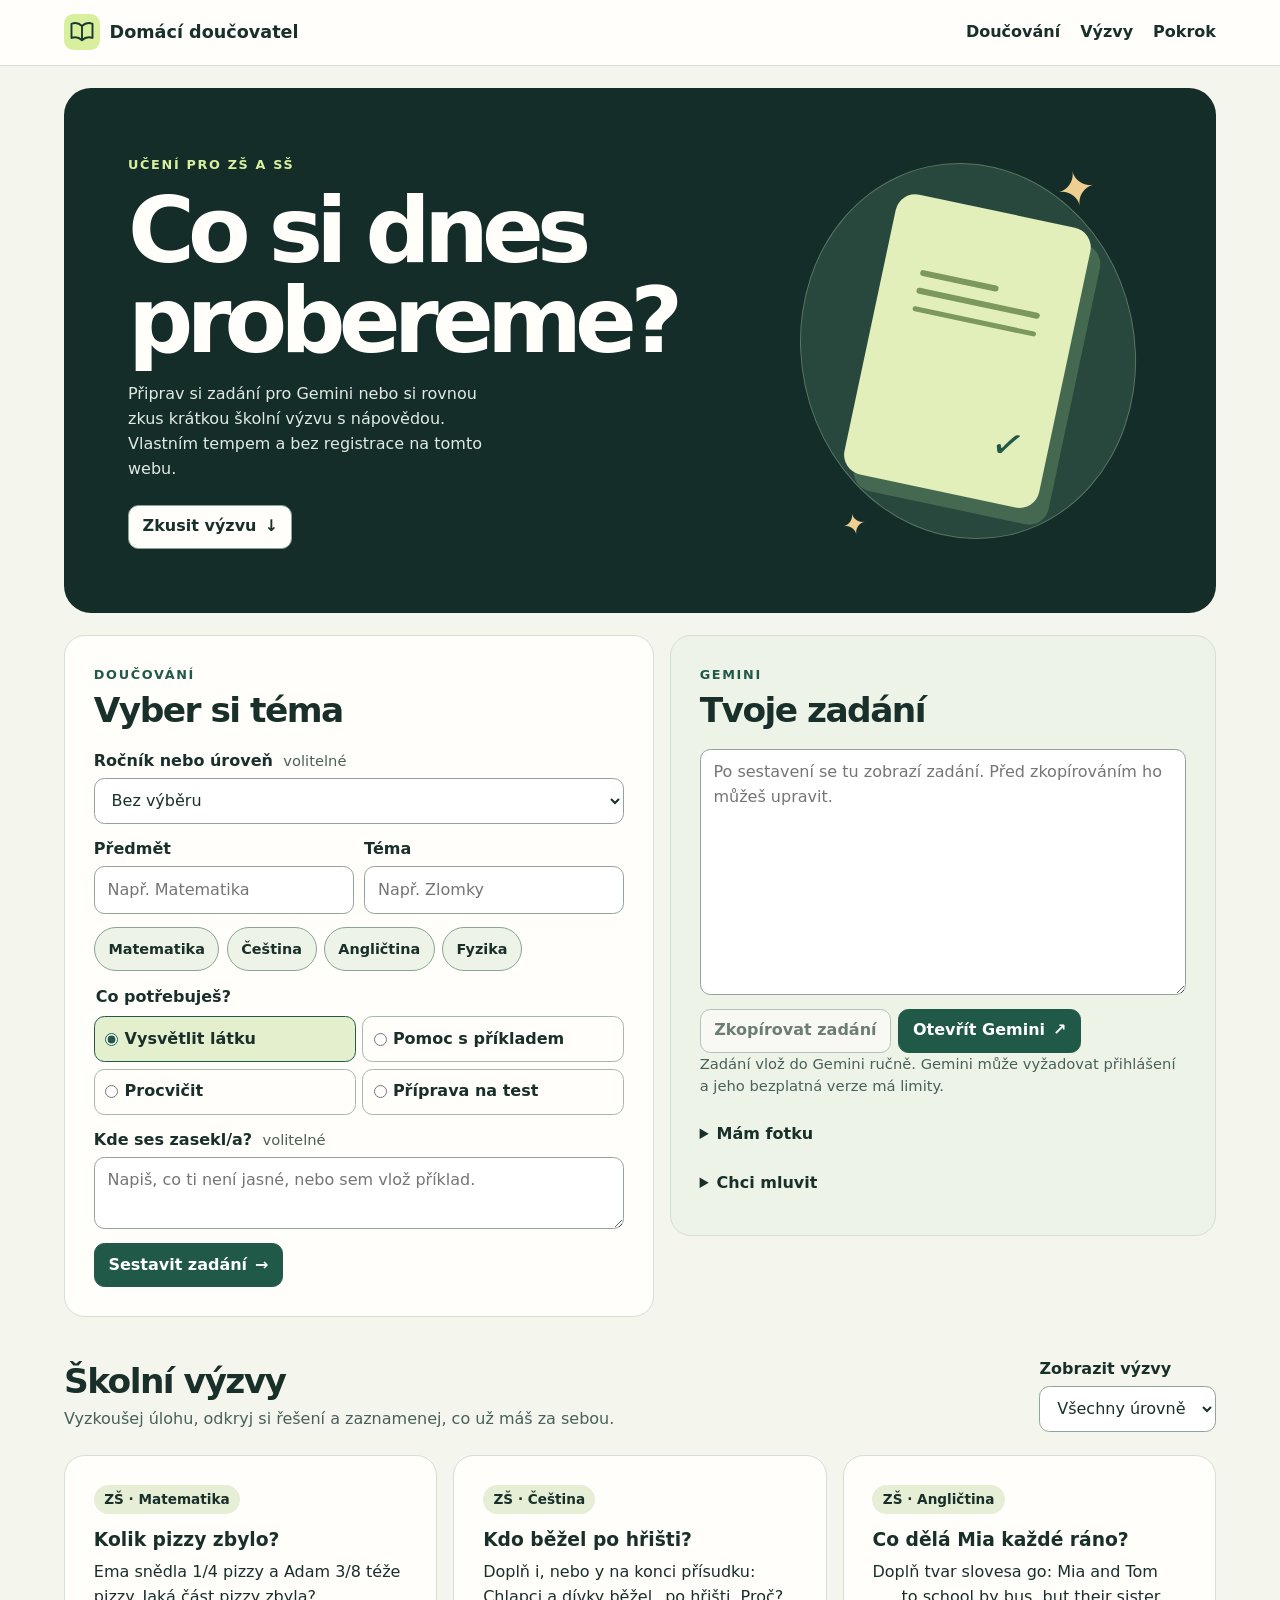
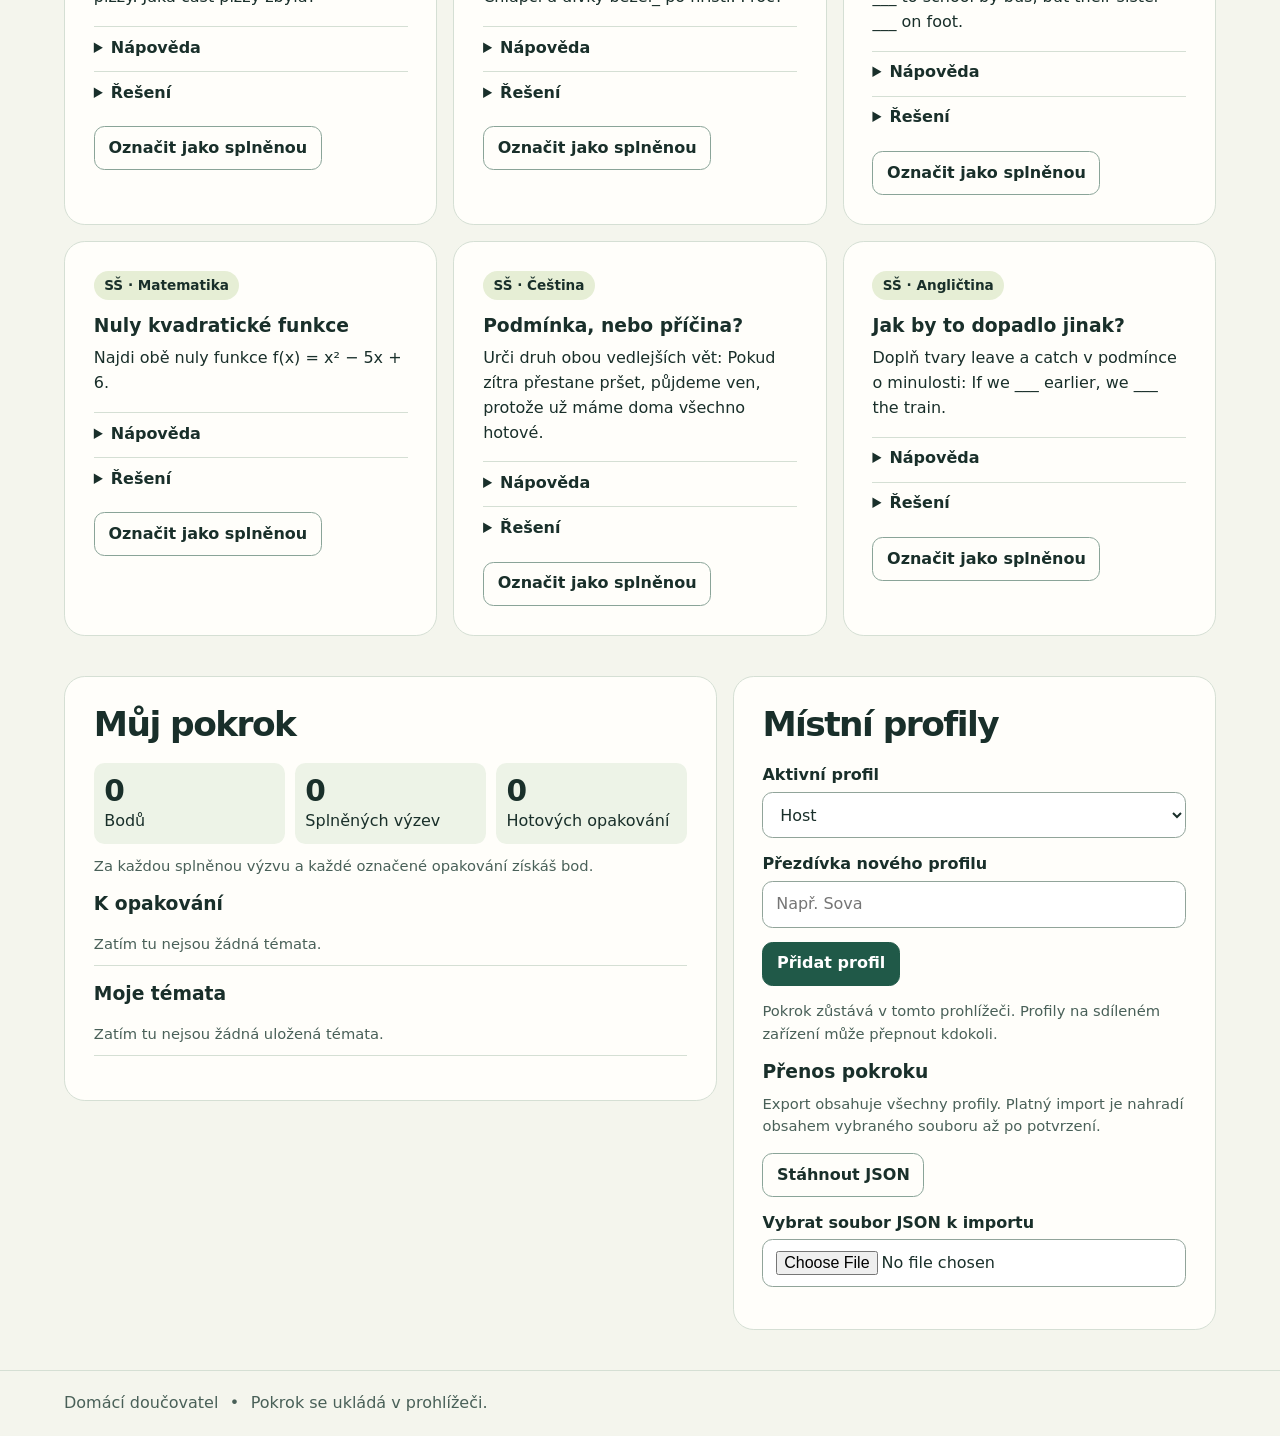
<file: index.html>
<!doctype html>
<html lang="cs">
<head>
  <meta charset="utf-8">
  <meta name="viewport" content="width=device-width, initial-scale=1">
  <meta name="theme-color" content="#152d29">
  <meta name="description" content="Připrav si zadání pro doučování, vyzkoušej školní výzvy a sleduj svůj pokrok.">
  <title>Domácí doučovatel</title>
  <link rel="icon" href="./favicon.svg" type="image/svg+xml">
  <link rel="stylesheet" href="./style.css">
  <script src="./challenges.js" defer></script>
  <script src="./app.js" defer></script>
</head>
<body>
  <a class="skip button" href="#main">Přejít na obsah</a>
  <header class="header">
    <div class="wrap bar">
      <a class="brand" href="#main"><img src="./favicon.svg" width="36" height="36" alt=""> Domácí doučovatel</a>
      <nav aria-label="Hlavní navigace">
        <a href="#doucovani">Doučování</a><a href="#vyzvy">Výzvy</a><a href="#pokrok">Pokrok</a>
      </nav>
    </div>
  </header>

  <main id="main" class="wrap">
    <section class="hero" aria-labelledby="hero-title">
      <div>
        <span class="eyebrow">Učení pro ZŠ a SŠ</span>
        <h1 id="hero-title">Co si dnes<br>probereme?</h1>
        <p>Připrav si zadání pro Gemini nebo si rovnou zkus krátkou školní výzvu s nápovědou. Vlastním tempem a bez registrace na tomto webu.</p>
        <a class="button hero-link" href="#vyzvy">Zkusit výzvu <span aria-hidden="true">↓</span></a>
      </div>
      <div class="illustration" aria-hidden="true">
        <div class="paper"><i></i><i></i><i></i><span>✓</span></div>
        <span class="spark">✦</span><span class="spark small">✦</span>
      </div>
    </section>

    <section class="workspace" id="doucovani" aria-label="Doučování">
      <form id="lesson" class="panel">
        <p class="eyebrow">Doučování</p>
        <h2>Vyber si téma</h2>
        <label for="level">Ročník nebo úroveň <span class="optional">volitelné</span></label>
        <select id="level" name="level">
          <option value="">Bez výběru</option>
          <optgroup label="Základní škola" id="primary-levels"></optgroup>
          <optgroup label="Střední škola" id="secondary-levels"></optgroup>
        </select>
        <div class="fields">
          <div>
            <label for="subject">Předmět</label>
            <input id="subject" name="subject" required maxlength="80" placeholder="Např. Matematika">
          </div>
          <div>
            <label for="topic">Téma</label>
            <input id="topic" name="topic" required maxlength="150" placeholder="Např. Zlomky">
          </div>
        </div>
        <div class="examples" aria-label="Příklady předmětů">
          <button type="button" data-subject="Matematika">Matematika</button>
          <button type="button" data-subject="Čeština">Čeština</button>
          <button type="button" data-subject="Angličtina">Angličtina</button>
          <button type="button" data-subject="Fyzika">Fyzika</button>
        </div>
        <fieldset>
          <legend>Co potřebuješ?</legend>
          <div class="modes">
            <label><input type="radio" name="mode" value="Vysvětlit látku" checked> Vysvětlit látku</label>
            <label><input type="radio" name="mode" value="Pomoc s příkladem"> Pomoc s příkladem</label>
            <label><input type="radio" name="mode" value="Procvičit"> Procvičit</label>
            <label><input type="radio" name="mode" value="Příprava na test"> Příprava na test</label>
          </div>
        </fieldset>
        <label for="context">Kde ses zasekl/a? <span class="optional">volitelné</span></label>
        <textarea id="context" name="context" rows="2" maxlength="2000" placeholder="Napiš, co ti není jasné, nebo sem vlož příklad."></textarea>
        <button class="primary" type="submit">Sestavit zadání <span aria-hidden="true">→</span></button>
      </form>

      <section class="panel preview" aria-labelledby="preview-title">
        <p class="eyebrow">Gemini</p>
        <h2 id="preview-title">Tvoje zadání</h2>
        <label for="prompt" class="sr-only">Upravitelné zadání pro Gemini</label>
        <textarea id="prompt" rows="9" placeholder="Po sestavení se tu zobrazí zadání. Před zkopírováním ho můžeš upravit." aria-describedby="copy-status"></textarea>
        <div class="actions">
          <button type="button" id="copy" disabled>Zkopírovat zadání</button>
          <a class="button primary" href="https://gemini.google.com/" target="_blank" rel="noopener noreferrer">Otevřít Gemini <span aria-hidden="true">↗</span><span class="sr-only"> (nová karta)</span></a>
        </div>
        <p id="copy-status" class="status" role="status"></p>
        <p class="muted">Zadání vlož do Gemini ručně. Gemini může vyžadovat přihlášení a jeho bezplatná verze má limity.</p>
        <div class="howto">
          <details><summary>Mám fotku</summary><p>Vlož zadání do Gemini. Fotku přidej přímo tam pomocí nabídky příloh a pak zprávu odešli.</p></details>
          <details><summary>Chci mluvit</summary><p>V mobilní aplikaci Gemini otevři Live, pokud ho tvůj účet nabízí. Řekni svou úroveň, téma a s čím potřebuješ pomoct.</p></details>
        </div>
        <section id="lesson-result" class="result" hidden aria-labelledby="result-title">
          <h3 id="result-title">Jak to šlo?</h3>
          <p id="result-topic"></p>
          <div class="actions">
            <button type="button" id="needs-practice" aria-pressed="false">Ještě procvičit</button>
            <button type="button" id="mastered" aria-pressed="false">Zvládám</button>
            <button type="button" id="queue">Přidat k opakování</button>
          </div>
        </section>
      </section>
    </section>

    <section id="vyzvy" class="section" aria-labelledby="challenge-title">
      <div class="section-heading"><div><h2 id="challenge-title">Školní výzvy</h2><p>Vyzkoušej úlohu, odkryj si řešení a zaznamenej, co už máš za sebou.</p></div>
        <div><label for="filter">Zobrazit výzvy</label><select id="filter"><option value="">Všechny úrovně</option><option>ZŠ</option><option>SŠ</option></select></div>
      </div>
      <div id="challenge-list" class="grid"></div>
    </section>

    <section id="pokrok" class="section progress" aria-labelledby="progress-title">
      <div class="panel">
        <h2 id="progress-title">Můj pokrok</h2>
        <div class="stats">
          <div><strong id="point-count">0</strong> Bodů</div>
          <div><strong id="challenge-count">0</strong> Splněných výzev</div>
          <div><strong id="review-count">0</strong> Hotových opakování</div>
        </div>
        <p class="muted">Za každou splněnou výzvu a každé označené opakování získáš bod.</p>
        <h3>K opakování</h3>
        <ul id="review-list" class="records"></ul>
        <h3>Moje témata</h3>
        <ul id="topic-list" class="records"></ul>
      </div>
      <div class="panel profiles">
        <h2>Místní profily</h2>
        <label for="profile">Aktivní profil</label>
        <select id="profile"></select>
        <form id="profile-form">
          <label for="nickname">Přezdívka nového profilu</label>
          <input id="nickname" required maxlength="24" placeholder="Např. Sova">
          <button class="primary" type="submit">Přidat profil</button>
        </form>
        <p class="muted">Pokrok zůstává v tomto prohlížeči. Profily na sdíleném zařízení může přepnout kdokoli.</p>
        <h3>Přenos pokroku</h3>
        <p class="muted">Export obsahuje všechny profily. Platný import je nahradí obsahem vybraného souboru až po potvrzení.</p>
        <button type="button" id="export">Stáhnout JSON</button>
        <label for="import">Vybrat soubor JSON k importu</label>
        <input type="file" id="import" accept=".json,application/json">
        <p id="import-status" class="status" role="status"></p>
      </div>
    </section>
    <p id="notice" class="notice" role="status"></p>
  </main>

  <footer><div class="wrap">Domácí doučovatel <span>•</span> Pokrok se ukládá v prohlížeči.</div></footer>
</body>
</html>
</file>
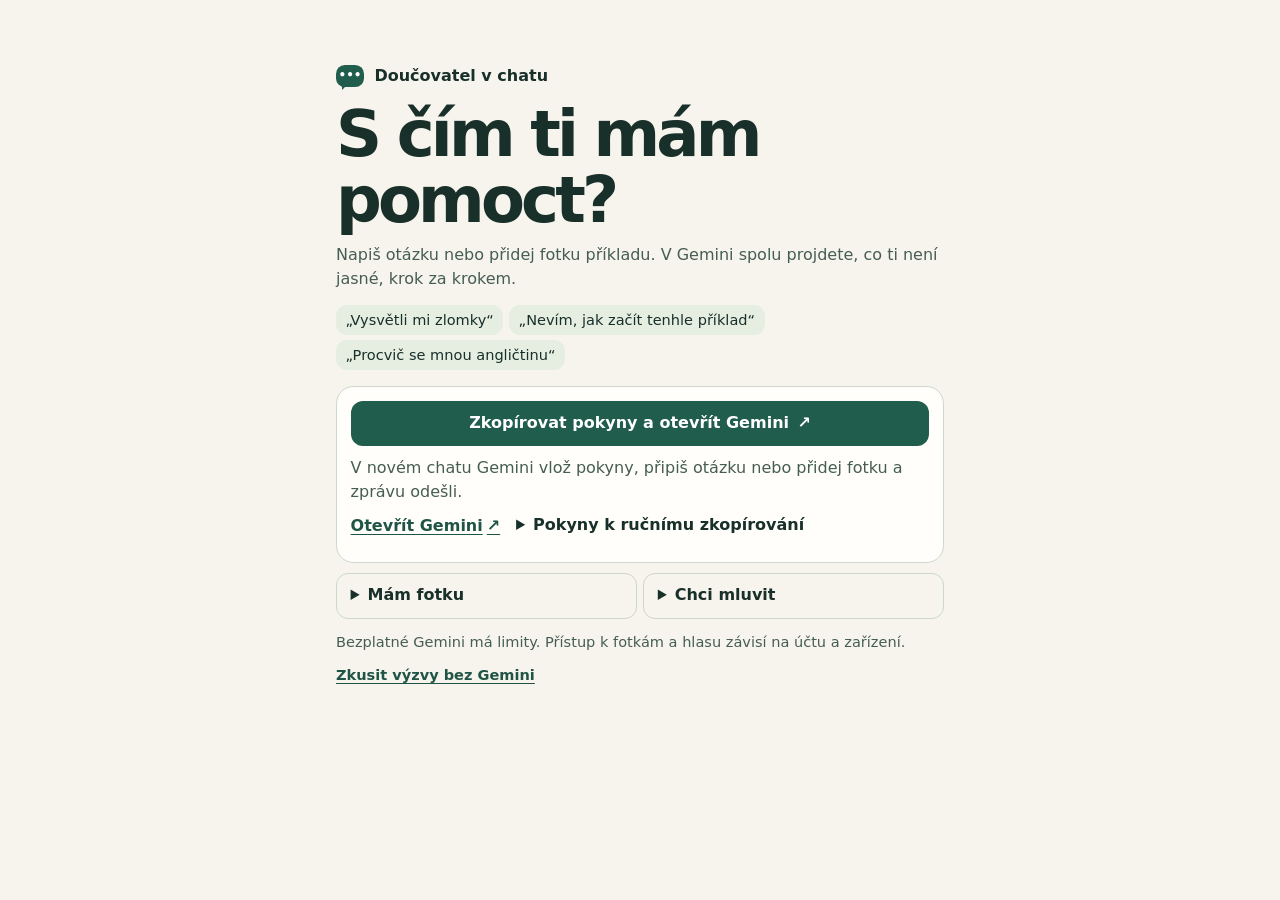
<file: chat/index.html>
<!doctype html>
<html lang="cs">
<head>
  <meta charset="utf-8">
  <meta name="viewport" content="width=device-width, initial-scale=1">
  <meta name="theme-color" content="#f6f4ed">
  <meta name="description" content="Začni doučování v Gemini otázkou, fotkou nebo hlasem.">
  <title>Doučovatel v chatu</title>
  <link rel="icon" href="../favicon.svg" type="image/svg+xml">
  <link rel="stylesheet" href="./style.css">
  <script src="./app.js" defer></script>
</head>
<body>
  <main>
    <header>
      <div class="identity"><span class="chat-icon" aria-hidden="true"></span> Doučovatel v chatu</div>
      <h1>S čím ti mám pomoct?</h1>
      <p>Napiš otázku nebo přidej fotku příkladu. V Gemini spolu projdete, co ti není jasné, krok za krokem.</p>
    </header>
    <ul class="examples" aria-label="Příklady otázek">
      <li>„Vysvětli mi zlomky“</li>
      <li>„Nevím, jak začít tenhle příklad“</li>
      <li>„Procvič se mnou angličtinu“</li>
    </ul>
    <section class="start" aria-label="Zahájení rozhovoru">
      <button id="start" type="button" hidden>Zkopírovat pokyny a otevřít Gemini <span aria-hidden="true">↗</span></button>
      <p id="status" role="status"></p>
      <p class="tip">V novém chatu Gemini vlož pokyny, připiš otázku nebo přidej fotku a zprávu odešli.</p>
      <div class="extras">
        <a class="text-link" id="gemini" href="https://gemini.google.com/" rel="noreferrer">Otevřít Gemini <span aria-hidden="true">↗</span></a>
        <details id="manual">
          <summary>Pokyny k ručnímu zkopírování</summary>
          <label for="instructions">Označ a zkopíruj celý text.</label>
          <textarea id="instructions" readonly rows="7">Jsi český doučovatel pro žáky ZŠ a SŠ. Piš nebo mluv jednoduchou, přirozenou češtinou, bez zdrobnělin. Začni tím, s čím žák potřebuje pomoct. Na ročník se zeptej jen tehdy, když ti pomůže zvolit správnou obtížnost. Když žák pošle fotku, nejdřív krátce řekni, jak jsi přečetl zadání, a na nejasná místa se zeptej. Vysvětluj po krátkých krocích. Když se žák zasekne, dej jednu nápovědu a počkej na odpověď. Na požádání ukaž celý postup. Při procvičování dávej jednu úlohu najednou a navazuj na odpovědi. Nakonec nabídni jeden podobný úkol.</textarea>
        </details>
      </div>
    </section>
    <div class="options">
      <details>
        <summary>Mám fotku</summary>
        <p>V chatu Gemini klepni vedle zprávy na nabídku příloh. Vyfoť příklad nebo vyber fotku z galerie a odešli ji s pokyny.</p>
      </details>
      <details>
        <summary>Chci mluvit</summary>
        <p>Otevři mobilní aplikaci Gemini a klepni na <strong>Live</strong>, pokud ho tvůj účet nabízí. Řekni: „Doučuj mě česky, jednoduše a po jednom kroku.“ Pak popiš, s čím potřebuješ pomoct.</p>
      </details>
    </div>
    <footer>
      <p>Bezplatné Gemini má limity. Přístup k fotkám a hlasu závisí na účtu a zařízení.</p>
      <a class="text-link" href="../#vyzvy">Zkusit výzvy bez Gemini</a>
    </footer>
  </main>
</body>
</html>
</file>
<file: style.css>
:root {
  color-scheme: light;
  --ink: #192f2a;
  --muted: #496058;
  --green: #205948;
  --lime: #d8ef9e;
  --line: #d5dfd4;
  --paper: #fffefa;
  background: #f4f5ed;
  color: var(--ink);
  font: 100%/1.55 "Instrument Sans", system-ui, sans-serif;
}
* { box-sizing: border-box; }
body { margin: 0; }
[hidden] { display: none !important; }
.wrap { width: min(100% - 2rem, 72rem); margin-inline: auto; }
.header { background: var(--paper); border-bottom: 1px solid var(--line); }
.bar, nav { display: flex; align-items: center; flex-wrap: wrap; gap: .35rem 1.25rem; }
.bar { justify-content: space-between; padding-block: .65rem; }
.brand, nav a { display: inline-flex; align-items: center; gap: .6rem; min-height: 44px; text-decoration: none; font-weight: 750; }
.brand { font-size: 1.1rem; }
a { color: inherit; }
nav a:hover { text-decoration: underline; }
.hero {
  position: relative;
  isolation: isolate;
  overflow: hidden;
  margin-block: 1.4rem;
  border-radius: 1.7rem;
  padding: clamp(1.4rem, 5vw, 4rem);
  background: #152d29;
  color: #fffefa;
}
.eyebrow { margin: 0 0 .4rem; color: var(--green); font-size: .8rem; font-weight: 800; letter-spacing: .13em; text-transform: uppercase; }
.hero .eyebrow { color: var(--lime); }
.hero h1 { margin: .55rem 0 1rem; font-size: clamp(2.7rem, 8vw, 5.7rem); line-height: .99; letter-spacing: -.075em; }
.hero p { max-width: 36ch; color: #e0eae3; }
.hero-link { margin-top: .45rem; background: var(--lime); color: var(--ink); }
.illustration { display: none; position: absolute; z-index: -1; right: 7%; top: 14%; width: 29%; height: 72%; border-radius: 50%; background: #28473d; border: 1px solid #587563; transform: rotate(-12deg); }
.paper { position: absolute; inset: 12% 20%; border-radius: 1.25rem; background: #e3efba; padding: 22% 11%; box-shadow: .8rem .9rem 0 #456950; transform: rotate(24deg); }
.paper i { display: block; height: .35rem; margin-bottom: .8rem; border-radius: 1rem; background: #7c985c; }
.paper i:first-child { width: 64%; }
.paper span { position: absolute; right: 12%; bottom: 10%; color: #205948; font-size: 2.5rem; font-weight: 900; }
.spark { position: absolute; top: 4%; right: 2%; color: #edcf92; font-size: 3rem; }
.spark.small { inset: auto auto 5% 2%; font-size: 1.8rem; }
.workspace, .progress, .grid { display: grid; gap: 1rem; align-items: start; }
.panel, .card { background: var(--paper); border: 1px solid var(--line); border-radius: 1.3rem; padding: clamp(1rem, 3vw, 1.8rem); min-width: 0; }
.preview { background: #edf3e7; }
h2, h3, p { margin-top: 0; overflow-wrap: anywhere; }
h2 { font-size: clamp(1.65rem, 3vw, 2.15rem); line-height: 1.15; letter-spacing: -.045em; margin-bottom: 1.15rem; }
h3 { line-height: 1.25; margin-bottom: .55rem; }
label, legend { font-weight: 700; }
label { display: block; margin-bottom: .25rem; }
.optional, .muted { color: var(--muted); font-size: .92rem; font-weight: 400; }
.optional { margin-inline-start: .3rem; }
input:not([type=radio]), select, textarea {
  display: block; width: 100%; max-width: 100%; min-height: 46px; margin-bottom: .85rem;
  border: 1px solid #91a49a; border-radius: .65rem; padding: .65rem .8rem; background: #fff; color: var(--ink); font: inherit;
}
textarea { resize: vertical; }
#prompt { min-height: 12rem; }
.fields, .modes { display: grid; gap: 0 .65rem; }
fieldset { margin: .85rem 0; padding: 0; border: 0; min-width: 0; }
legend { margin-bottom: .4rem; }
.modes { gap: .4rem; }
.modes label { display: flex; align-items: center; gap: .4rem; min-height: 46px; padding: .45rem .65rem; border: 1px solid #a6b6aa; border-radius: .65rem; cursor: pointer; margin: 0; }
.modes label:has(input:checked) { background: #e4efcd; border-color: var(--green); }
.modes input { margin: 0; accent-color: var(--green); flex: none; }
button, .button {
  display: inline-flex; justify-content: center; align-items: center; gap: .5rem;
  min-height: 44px; border: 1px solid #8aa498; border-radius: .65rem; padding: .53rem .85rem;
  font: inherit; font-weight: 750; color: var(--ink); background: #fffefa; cursor: pointer; text-decoration: none;
}
button:not(:disabled):hover, .button:hover { filter: brightness(.93); }
button:disabled { opacity: .6; cursor: default; }
.primary { background: var(--green); color: white; border-color: var(--green); }
.examples, .actions { display: flex; flex-wrap: wrap; gap: .45rem; }
.examples button { border-radius: 2rem; background: #edf3e7; font-size: .9rem; }
:focus-visible { outline: 3px solid #136b9d; outline-offset: 3px; }
.hero :focus-visible { outline-color: white; }
.status { margin: .55rem 0; }
.status:empty { display: none; }
.howto { display: grid; gap: .35rem; }
summary { min-height: 44px; padding: .55rem 0; cursor: pointer; font-weight: 750; }
details p { margin-bottom: .6rem; }
.result { border-top: 1px solid #b9c9b8; margin-top: .8rem; padding-top: 1rem; }
[aria-pressed=true] { background: #dbeabf; border-color: var(--green); }
.section { margin-block: 2.5rem; }
.section-heading { display: flex; flex-wrap: wrap; justify-content: space-between; gap: .5rem 1rem; align-items: end; margin-bottom: .6rem; }
.section-heading h2 { margin-bottom: .3rem; }
.section-heading p { margin-bottom: .85rem; color: var(--muted); }
.card { height: 100%; }
.card .tag { display: inline-block; border-radius: 2rem; background: #e6eed5; font-weight: 750; font-size: .85rem; padding: .25rem .65rem; margin-bottom: .9rem; }
.card details { border-top: 1px solid var(--line); }
.card button { margin-top: .65rem; }
.stats { display: flex; flex-wrap: wrap; gap: .65rem; margin-bottom: .65rem; }
.stats div { flex: 1 0 7rem; background: #edf3e7; border-radius: .65rem; padding: .65rem; }
.stats strong { display: block; font-size: 1.85rem; line-height: 1.2; }
.records { list-style: none; padding: 0; margin-top: 0; }
.records li { padding: .55rem 0; border-bottom: 1px solid var(--line); overflow-wrap: anywhere; }
.records button { margin-block: .3rem; display: flex; }
.profiles form, .profiles h3, .profiles label[for=import] { margin-top: .85rem; }
.profiles form { margin-bottom: .9rem; }
.notice:not(:empty) { position: sticky; bottom: .7rem; padding: .75rem 1rem; background: #152d29; color: white; border-radius: .75rem; z-index: 2; pointer-events: none; }
footer { border-top: 1px solid var(--line); color: var(--muted); padding-block: 1.25rem; }
footer span { padding-inline: .4rem; }
.sr-only, .skip:not(:focus) { position: absolute; width: 1px; height: 1px; overflow: hidden; clip-path: inset(50%); white-space: nowrap; }
.skip:focus { position: absolute; top: .3rem; left: .3rem; z-index: 3; }
@media (min-width: 32rem) {
  .fields, .modes, .grid { grid-template-columns: repeat(2, minmax(0, 1fr)); }
}
@media (min-width: 49rem) {
  .workspace { grid-template-columns: 1.08fr 1fr; }
  .progress { grid-template-columns: 1.35fr 1fr; }
  .grid { grid-template-columns: repeat(3, minmax(0, 1fr)); }
  .illustration { display: block; }
}
</file>
<file: chat/style.css>
:root {
  color-scheme: light;
  background: #f6f4ed;
  color: #182f2a;
  font: 100%/1.5 "Instrument Sans", system-ui, sans-serif;
}
* { box-sizing: border-box; }
[hidden] { display: none !important; }
body { margin: 0; }
main { width: min(100% - 2rem, 38rem); margin: clamp(1.25rem, 6vw, 4rem) auto; }
.identity { display: flex; align-items: center; gap: .65rem; font-weight: 750; }
.chat-icon { position: relative; width: 1.75rem; height: 1.35rem; border-radius: .55rem; background: #215d4d; }
.chat-icon::before { content: ""; position: absolute; bottom: -.22rem; left: .35rem; border: .26rem solid transparent; border-left-color: #215d4d; }
.chat-icon::after { content: "•••"; position: absolute; inset: 0; text-align: center; color: white; font-size: .75rem; line-height: 1.25rem; }
h1 { margin: .8rem 0 .55rem; font-size: clamp(2.1rem, 7vw, 4rem); line-height: 1.04; letter-spacing: -.06em; }
p { margin: 0 0 .75rem; }
header p, footer, .tip { color: #465d54; }
.examples { display: flex; flex-wrap: wrap; gap: .35rem; padding: 0; margin: .9rem 0 1.05rem; list-style: none; }
.examples li { background: #e6eee1; border-radius: .7rem; padding: .24rem .6rem; font-size: .91rem; }
.start { padding: .85rem; background: #fffefa; border: 1px solid #ccd8cb; border-radius: 1.1rem; }
button, summary, .text-link { min-height: 44px; }
button { width: 100%; padding: .65rem; border: 0; border-radius: .75rem; background: #215d4d; color: white; font: inherit; font-weight: 750; cursor: pointer; }
button:hover { background: #17483b; }
button:disabled { opacity: .7; cursor: wait; }
button span { margin-inline-start: .18rem; white-space: nowrap; }
.tip { margin: .65rem 0 0; }
#status:not(:empty) { padding: .55rem .7rem; margin: .65rem 0; border-radius: .55rem; background: #f6ecd3; }
#status:empty { margin: 0; }
.text-link { display: inline-flex; align-items: center; gap: .25rem; color: #205447; font-weight: 700; text-underline-offset: .2rem; }
.options { display: grid; gap: .4rem; margin-top: .65rem; }
.options details { padding-inline: .85rem; border: 1px solid #ccd8cb; border-radius: .75rem; }
summary { padding-block: .57rem; cursor: pointer; font-weight: 700; }
label { display: block; margin: .25rem 0; }
textarea { display: block; width: 100%; padding: .55rem; border: 1px solid #77938a; border-radius: .55rem; background: white; color: inherit; font: inherit; resize: vertical; }
footer { margin-top: .75rem; font-size: .91rem; }
footer p { margin-bottom: 0; }
:focus-visible { outline: 3px solid #12729b; outline-offset: 2px; }
@media (min-width: 35rem) {
  .options { grid-template-columns: 1fr 1fr; align-items: start; }
  .extras { display: grid; grid-template-columns: max-content minmax(0, 1fr); align-items: start; gap: 1rem; }
}
</file>
